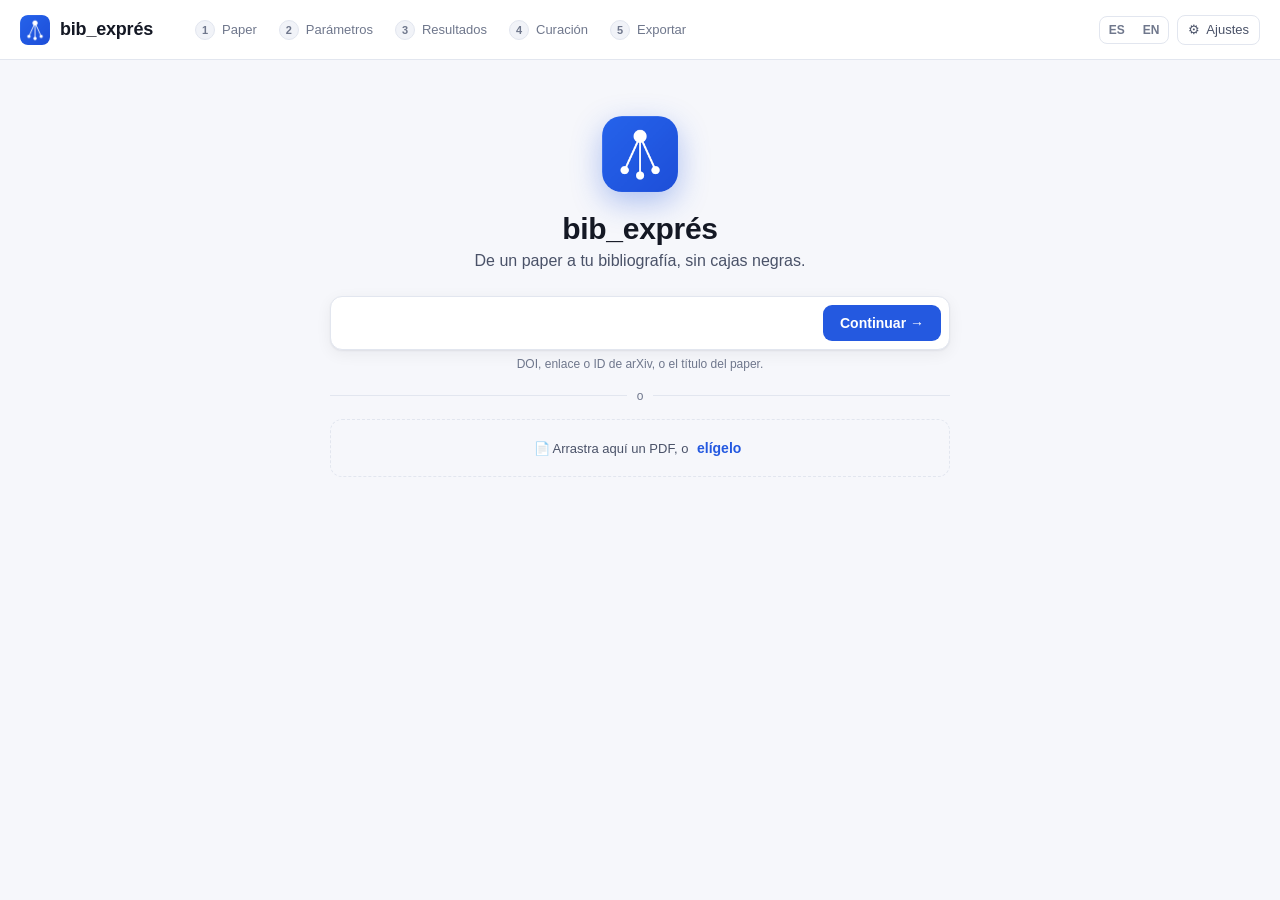
<file: src/bib_expres/gui/static/index.html>
<!DOCTYPE html>
<html lang="es">
<head>
<meta charset="UTF-8">
<meta http-equiv="Content-Security-Policy" content="default-src 'none'; script-src 'self'; style-src 'self'; img-src 'self'; connect-src 'none'; base-uri 'none'; form-action 'none'">
<title>bib-exprés</title>
<link rel="stylesheet" href="style.css">
</head>
<body>

<header class="appbar">
  <button class="brand" id="brand-btn" data-i-title="goHome"><img src="logo.png" alt="">bib_exprés</button>
  <nav class="steps" id="steps">
    <span class="step" data-step="1"><span class="n">1</span><span data-i="step1">Paper</span></span>
    <span class="step" data-step="2"><span class="n">2</span><span data-i="step2">Parámetros</span></span>
    <span class="step" data-step="3"><span class="n">3</span><span data-i="step3">Resultados</span></span>
    <span class="step" data-step="4"><span class="n">4</span><span data-i="step4">Curación</span></span>
    <span class="step" data-step="5"><span class="n">5</span><span data-i="step5">Exportar</span></span>
  </nav>
  <div class="appbar-right">
    <span id="quota-chip" class="quota hidden"></span>
    <div class="lang" role="group" aria-label="Idioma / Language">
      <button data-lang="es">ES</button><button data-lang="en">EN</button>
    </div>
    <button id="settings-btn" class="iconbtn">⚙ <span data-i="settings">Ajustes</span></button>
  </div>
</header>

<main class="main">

  <!-- 1. Inicio: el paper de partida -->
  <section id="screen-input" class="screen">
    <div class="hero">
      <img src="logo.png" alt="" class="hero-logo">
      <h1>bib_exprés</h1>
      <p class="slogan" data-i="slogan">De un paper a tu bibliografía, sin cajas negras.</p>
      <div class="card searchbox">
        <input id="input-raw" class="input bare" type="text" data-i-ph="inputPh" autofocus>
        <button id="resolve-btn" class="btn primary" data-i="continue">Continuar →</button>
      </div>
      <p class="hint" data-i="inputHint">DOI, enlace o ID de arXiv, o el título del paper.</p>
      <p id="input-error" class="error hidden"></p>
      <p class="or"><span data-i="or">o</span></p>
      <div id="drop-zone" class="drop">📄 <span data-i="dropPdf">Arrastra aquí un PDF, o</span> <button id="pick-pdf-btn" class="btn text" data-i="pickPdf">elígelo</button></div>
    </div>
  </section>

  <!-- 1b. Confirmar candidato (busqueda por titulo) -->
  <section id="screen-confirm" class="screen hidden">
    <h1 data-i="confirmTitle">¿Cuál de estos es?</h1>
    <p class="sub" id="confirm-sub"></p>
    <div id="confirm-list" class="candidate-list"></div>
    <button id="confirm-back-btn" class="btn ghost" data-i="noneIsIt">Ninguno es este: cambiar búsqueda</button>
  </section>

  <!-- 2. Parametros -->
  <section id="screen-params" class="screen hidden">
    <div class="card rootpaper">
      <div class="ok">✓</div>
      <div class="rootpaper-text"><div class="t" id="params-paper-title"></div><div class="m" id="params-paper-meta"></div></div>
      <button id="params-change-btn" class="btn text" data-i="change">Cambiar</button>
    </div>

    <div class="grid2">
      <div class="card panel">
        <h3 data-i="howFar">¿Hasta dónde buscar?</h3>
        <label class="f" data-i="generations">Generaciones</label>
        <div class="seg" id="param-generations-seg">
          <button data-value="1">1</button><button data-value="2">2</button><button data-value="3">3</button><button data-value="4">4</button><button data-value="5">5</button>
        </div>
        <input id="param-generations" type="hidden" value="2">
        <p class="hint" id="generations-hint"></p>

        <label class="f mt" for="param-max-articles" data-i="maxArticles">Artículos en el resultado</label>
        <input id="param-max-articles" class="input narrow" type="number" min="1" value="200">

        <label class="f mt" data-i="follow">Seguir</label>
        <div class="chips">
          <label class="chip toggle"><input type="checkbox" class="param-mode" value="references" checked><span data-i="refs">Referencias</span></label>
          <label class="chip toggle"><input type="checkbox" class="param-mode" value="citations" checked><span data-i="cites">Citas</span></label>
          <label class="chip toggle"><input type="checkbox" class="param-mode" value="similar"><span data-i="similar">Similares</span></label>
        </div>
        <p class="hint" data-i="similarHint">Similares usa Semantic Scholar (mejor con API key).</p>
      </div>

      <div class="card panel">
        <h3 data-i="filters">Filtros del resultado</h3>
        <label class="f" for="param-language-mode" data-i="language">Idioma</label>
        <select id="param-language-mode" class="input">
          <option value="any" data-i="langAny">En cualquier idioma</option>
          <option value="same" id="param-language-same"></option>
          <option value="custom" data-i="langCustom">Solo en estos idiomas...</option>
        </select>
        <input id="param-languages" class="input mt-s hidden" type="text" data-i-ph="langCodesPh">

        <label class="f mt" data-i="access">Acceso</label>
        <label class="check"><input id="param-open-access" type="checkbox"><span data-i="oaOnly">Solo acceso abierto</span></label>
        <label class="check"><input id="param-readable-only" type="checkbox"><span data-i="readableOnly">Solo lo que puedo leer (abierto + mi institución)</span></label>

        <label class="f mt" data-i="docType">Tipo de documento</label>
        <div class="chips">
          <label class="chip toggle"><input type="checkbox" class="param-doctype" value="article"><span data-i="docArticle">Artículo</span></label>
          <label class="chip toggle"><input type="checkbox" class="param-doctype" value="preprint"><span data-i="docPreprint">Preprint</span></label>
          <label class="chip toggle"><input type="checkbox" class="param-doctype" value="book-chapter"><span data-i="docChapter">Capítulo</span></label>
          <label class="chip toggle"><input type="checkbox" class="param-doctype" value="dataset"><span data-i="docDataset">Dataset</span></label>
          <label class="chip toggle"><input type="checkbox" class="param-doctype" value="review"><span data-i="docReview">Review</span></label>
        </div>
        <p class="hint" data-i="filtersHint"></p>
      </div>
    </div>

    <details class="card adv">
      <summary data-i="advanced">Avanzado</summary>
      <div class="adv-grid">
        <div><label class="f" for="param-max-fanout" data-i="fanout"></label><input id="param-max-fanout" class="input" type="number" min="1" value="20"></div>
        <div><label class="f" for="param-explore-budget" data-i="budget"></label><input id="param-explore-budget" class="input" type="number" min="1" value="30"></div>
        <div><label class="f" for="param-threshold" data-i="threshold"></label><input id="param-threshold" class="input" type="number" min="0" max="1" step="0.05" value="0.15"></div>
        <div><label class="f" for="param-weight-topic" data-i="wTopic"></label><input id="param-weight-topic" class="input" type="number" step="0.1" value="1.0"></div>
        <div><label class="f" for="param-weight-citations" data-i="wCitations"></label><input id="param-weight-citations" class="input" type="number" step="0.1" value="0.2"></div>
        <div><label class="f" for="param-weight-recency" data-i="wRecency"></label><input id="param-weight-recency" class="input" type="number" step="0.1" value="0.1"></div>
        <div><label class="f" for="param-weight-coupling" data-i="wCoupling"></label><input id="param-weight-coupling" class="input" type="number" step="0.1" value="1"></div>
        <div><label class="f" for="param-weight-keywords" data-i="wKeywords"></label><input id="param-weight-keywords" class="input" type="number" step="0.1" value="0.5"></div>
      </div>
    </details>

    <p id="params-error" class="error hidden"></p>
    <div class="footer-actions">
      <span class="hint" id="params-estimate"></span>
      <button id="search-btn" class="btn primary" data-i="search">Buscar</button>
    </div>
  </section>

  <!-- 3. Progreso -->
  <section id="screen-progress" class="screen hidden">
    <div class="card progress-card">
      <div class="orbit"><img src="logo.png" alt=""></div>
      <h1 id="progress-message" class="progress-title"></h1>
      <div id="search-progress" class="hidden">
        <div class="bar progress-track" role="progressbar" aria-valuemin="0" aria-valuemax="100" aria-valuenow="0"><i id="progress-fill"></i></div>
        <div class="stats" id="progress-stats"></div>
        <div class="now-exploring"><span data-i="exploringNow">Explorando ahora</span><div id="progress-current"></div></div>
        <div class="activity" id="progress-activity"></div>
        <button id="cancel-search-btn" class="btn ghost" data-i="cancel">Cancelar y ver lo encontrado</button>
      </div>
    </div>
  </section>

  <!-- 4. Resultados -->
  <section id="screen-results" class="screen hidden">
    <h1 id="results-count"></h1>
    <p class="sub" id="results-sub"></p>
    <div class="toolbar">
      <span class="hint" data-i="sortBy">Ordenar:</span>
      <select id="results-sort" class="input compact">
        <option value="relevance" data-i="sortRelevance">Relevancia</option>
        <option value="author" data-i="sortAuthor">Autor</option>
        <option value="year" data-i="sortYear">Año</option>
      </select>
      <label class="chip toggle"><input id="hide-unreadable" type="checkbox"><span data-i="hideUnreadable">Ocultar lo que no puedo leer</span></label>
      <label class="chip toggle"><input id="hide-unknown" type="checkbox"><span data-i="hideUnknown">…y lo que no se puede comprobar</span></label>
      <span class="spacer"></span>
      <input id="results-search" class="input compact search" type="search" data-i-ph="searchInPh">
    </div>
    <div class="results-wrap">
      <div id="results-list"></div>
      <aside id="institution-panel" class="card side-panel">
        <h4 data-i="myInst">Mi institución</h4>
        <p class="hint" data-i="myInstHint"></p>
        <div id="publisher-list" class="publisher-list"></div>
        <button id="save-publishers-btn" class="btn ghost small wide" data-i="savePublishers">Guardar</button>
        <span id="publishers-saved" class="success-text hidden" data-i="saved">Guardado.</span>
      </aside>
    </div>
    <div class="bottombar">
      <button id="new-search-btn" class="btn ghost" data-i="adjustSearch">← Ajustar búsqueda</button>
      <div class="row">
        <button id="curate-btn" class="btn ghost" data-i="curate">Revisar uno a uno</button>
        <button id="export-btn" class="btn primary"></button>
      </div>
    </div>
  </section>

  <!-- 5. Curacion -->
  <section id="screen-curation" class="screen hidden">
    <div class="cur-wrap">
      <div class="cur-top"><span id="curation-counter"></span><button id="curation-finish-btn" class="btn text" data-i="finishHere">Terminar aquí →</button></div>
      <div class="cur-progress"><i id="curation-progress"></i></div>
      <div id="curation-card" class="card cur-card">
        <div class="meta-row" id="curation-meta-row"></div>
        <div class="t title"></div>
        <div class="m meta"></div>
        <div class="abs abstract"></div>
      </div>
      <div class="cur-actions">
        <button id="curation-discard-btn" class="btn discard" data-i="discard">✕ Descartar</button>
        <button id="curation-keep-btn" class="btn keep" data-i="keep">✓ Guardar</button>
      </div>
      <p class="cur-hint"><span class="kbd">←</span> <span class="kbd">→</span> <span data-i="curHint">o arrastra la tarjeta ·</span> <span class="kbd">Z</span> <button id="curation-undo-btn" class="btn text tiny" data-i="undo">deshacer</button></p>
    </div>
  </section>

  <!-- 6. Exportar -->
  <section id="screen-export" class="screen hidden">
    <h1 data-i="exportTitle">Exportar</h1>
    <p class="sub" data-i="exportSub">Elige formato y dónde guardarlo.</p>
    <div class="card summary">
      <div><b id="sum-out">0</b><span data-i="sumOut">van al fichero</span></div>
      <div><b id="sum-discarded">0</b><span data-i="sumDiscarded">descartados en la curación</span></div>
      <div><b id="sum-hidden">0</b><span data-i="sumHidden">ocultos</span></div>
    </div>
    <div class="formats" id="export-formats">
      <button class="card fmt" data-format="bibtex"><div class="ext">.bib</div><div class="name">BibTeX</div><div class="desc" data-i="fmtBib"></div></button>
      <button class="card fmt" data-format="ris"><div class="ext">.ris</div><div class="name">RIS</div><div class="desc" data-i="fmtRis"></div></button>
      <button class="card fmt" data-format="csljson"><div class="ext">.json</div><div class="name">CSL-JSON</div><div class="desc" data-i="fmtCsl"></div></button>
      <button class="card fmt" data-format="xlsx"><div class="ext">.xlsx</div><div class="name">Excel</div><div class="desc" data-i="fmtXlsx"></div></button>
    </div>
    <label class="f" for="export-path" data-i="saveAs">Guardar como</label>
    <div class="pathrow">
      <input id="export-path" class="input" type="text" readonly data-i-ph="savePathPh">
      <button id="export-pick-btn" class="btn ghost" data-i="pick">Elegir…</button>
      <button id="export-confirm-btn" class="btn primary" data-i="save">Guardar</button>
    </div>
    <p id="export-error" class="error hidden"></p>
    <div id="export-success" class="success hidden">
      <span id="export-success-text"></span>
      <span class="row">
        <button id="open-folder-btn" class="btn ghost small" data-i="openFolder">Abrir carpeta</button>
        <button id="export-new-search-btn" class="btn primary small" data-i="newSearch">Nueva búsqueda →</button>
      </span>
    </div>
    <div class="footer-actions"><button id="export-back-btn" class="btn ghost" data-i="back">← Volver</button></div>
  </section>

  <!-- Ajustes -->
  <section id="screen-settings" class="screen hidden settings">
    <h1 data-i="settings">Ajustes</h1>
    <p class="sub" data-i="settingsSub">Se guardan en este equipo.</p>
    <div class="card panel">
      <h3 data-i="interface">Interfaz</h3>
      <div class="grid2">
        <div>
          <label class="f" data-i="uiLanguage">Idioma</label>
          <div class="seg" id="settings-lang-seg"><button data-value="es">Español</button><button data-value="en">English</button></div>
          <p class="hint" data-i="uiLanguageHint"></p>
        </div>
        <div>
          <label class="f" data-i="theme">Tema</label>
          <div class="seg" id="settings-theme-seg"><button data-value="system" data-i="themeSystem">Sistema</button><button data-value="light" data-i="themeLight">Claro</button><button data-value="dark" data-i="themeDark">Oscuro</button></div>
        </div>
      </div>
      <label class="check mt"><input id="settings-notify" type="checkbox"><span data-i="notifyLabel">Avisarme cuando termine una búsqueda si estoy en otra ventana</span></label>
      <button id="settings-notify-test-btn" class="btn ghost small" data-i="notifyTest">Probar el aviso</button>
    </div>
    <div class="card panel">
      <h3 data-i="library">Mi biblioteca</h3>
      <label class="f" for="settings-library" data-i="libraryLink">Enlace de acceso remoto</label>
      <div class="pathrow"><input id="settings-library" class="input" type="text" data-i-ph="libraryPh"><button id="settings-library-test-btn" class="btn ghost" data-i="test">Probar</button></div>
      <p class="hint" data-i="libraryHint"></p>
    </div>
    <div class="card panel">
      <h3 data-i="sources">Fuentes de datos</h3>
      <label class="f" for="settings-email" data-i="email">Email de contacto</label>
      <input id="settings-email" class="input" type="text" placeholder="tu@email.com">
      <label class="f mt" for="settings-key" data-i="s2key">API key de Semantic Scholar</label>
      <input id="settings-key" class="input" type="text" data-i-ph="s2keyPh">
    </div>
    <p id="settings-saved" class="success-text hidden"></p>
    <div class="footer-actions">
      <button id="settings-back-btn" class="btn ghost" data-i="back">← Volver</button>
      <button id="settings-save-btn" class="btn primary" data-i="save">Guardar</button>
    </div>
  </section>

</main>

<script src="i18n.js"></script>
<script src="app.js"></script>
</body>
</html>
</file>
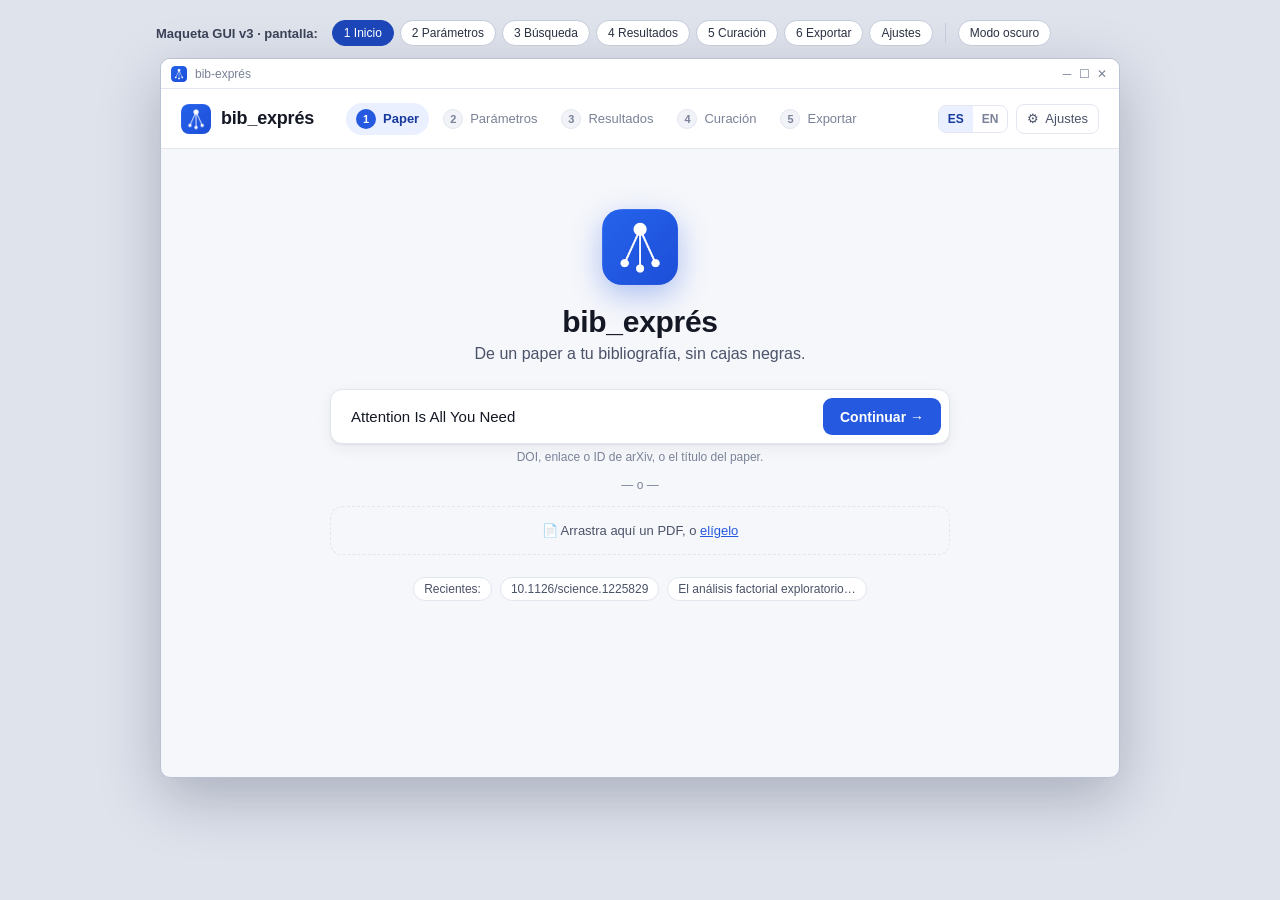
<file: docs/diseno-gui-v3/maqueta.html>
<!doctype html>
<html lang="es">
<head>
<meta charset="utf-8">
<meta name="viewport" content="width=device-width, initial-scale=1">
<title>bib_exprés · maqueta GUI v3</title>
<style>
/* ===== Tokens (salen del logo: azul #2563eb y nodos blancos) ===== */
:root {
  --brand: #2459e0;
  --brand-strong: #1c45b8;
  --brand-soft: #eaf0ff;
  --brand-ink: #173a9c;
  --bg: #f6f7fb;
  --surface: #ffffff;
  --surface-2: #f1f3f8;
  --line: #e2e6ef;
  --ink: #141824;
  --ink-2: #4a5268;
  --ink-3: #7a8297;
  --ok: #16794a;   --ok-soft: #e3f6ec;
  --warn: #9a5b00; --warn-soft: #fff3dc;
  --bad: #b42335;  --bad-soft: #fde8eb;
  --violet: #5b3fc4; --violet-soft: #efeaff;
  --radius: 12px;
  --shadow: 0 1px 2px rgba(20,24,36,.06), 0 4px 16px rgba(20,24,36,.06);
  --font: "Segoe UI Variable Text", "Segoe UI", -apple-system, "Helvetica Neue", Arial, sans-serif;
  --font-display: "Segoe UI Variable Display", "Segoe UI", -apple-system, "Helvetica Neue", Arial, sans-serif;
}
:root[data-theme="dark"] {
  --brand: #5b8bff; --brand-strong: #7aa1ff; --brand-soft: #1b2a52; --brand-ink: #c9d7ff;
  --bg: #0f121a; --surface: #171b26; --surface-2: #1e2331; --line: #2a3142;
  --ink: #e9ecf4; --ink-2: #b4bbcd; --ink-3: #8189a0;
  --ok: #5fd39a; --ok-soft: #13352a; --warn: #f2b45c; --warn-soft: #3a2c12;
  --bad: #ff7a8a; --bad-soft: #3d1a22; --violet: #b3a1ff; --violet-soft: #2a2247;
  --shadow: 0 1px 2px rgba(0,0,0,.4), 0 6px 20px rgba(0,0,0,.35);
}
* { box-sizing: border-box; }
body { margin: 0; font-family: var(--font); background: #dfe3ec; color: var(--ink); }
:root[data-theme="dark"] body { background: #05070b; }

/* ===== Controles de la maqueta (fuera de la "ventana") ===== */
.demo-bar { max-width: 1000px; margin: 20px auto 12px; display: flex; flex-wrap: wrap; gap: 6px; align-items: center; padding: 0 16px; }
.demo-bar strong { margin-right: 8px; font-size: 13px; color: #3a4256; }
:root[data-theme="dark"] .demo-bar strong { color: #aab2c6; }
.demo-bar button { font: 12px var(--font); border: 1px solid #c4cbda; background: #fff; border-radius: 999px; padding: 5px 11px; cursor: pointer; color: #2a3142; }
.demo-bar button.on { background: #1c45b8; color: #fff; border-color: #1c45b8; }
.demo-bar .sep { width: 1px; height: 20px; background: #c4cbda; margin: 0 6px; }

/* ===== La ventana: 960 x 720, el tamaño por defecto de la app ===== */
.window { width: 960px; height: 720px; margin: 0 auto 40px; background: var(--bg); border-radius: 10px; box-shadow: 0 20px 60px rgba(10,20,50,.25); overflow: hidden; display: flex; flex-direction: column; border: 1px solid #b9c1d2; }
.titlebar { height: 30px; background: var(--surface); border-bottom: 1px solid var(--line); display: flex; align-items: center; padding: 0 10px; gap: 8px; font-size: 12px; color: var(--ink-3); }
.titlebar img { width: 16px; height: 16px; border-radius: 4px; }
.titlebar .ctl { margin-left: auto; display: flex; gap: 18px; letter-spacing: 2px; }

/* ===== Cabecera de la app ===== */
.appbar { height: 60px; background: var(--surface); border-bottom: 1px solid var(--line); display: flex; align-items: center; padding: 0 20px; gap: 14px; }
.brand { display: flex; align-items: center; gap: 10px; font-family: var(--font-display); font-weight: 650; font-size: 18px; letter-spacing: -.2px; }
.brand img { width: 30px; height: 30px; border-radius: 8px; }
.steps { display: flex; gap: 4px; margin-left: 18px; }
.step { display: flex; align-items: center; gap: 7px; font-size: 13px; color: var(--ink-3); padding: 6px 10px; border-radius: 999px; }
.step .n { width: 20px; height: 20px; border-radius: 50%; display: grid; place-items: center; font-size: 11px; font-weight: 600; background: var(--surface-2); color: var(--ink-3); border: 1px solid var(--line); }
.step.done { color: var(--ink-2); }
.step.done .n { background: var(--brand-soft); color: var(--brand); border-color: transparent; }
.step.now { color: var(--brand-ink); background: var(--brand-soft); font-weight: 600; }
.step.now .n { background: var(--brand); color: #fff; border-color: transparent; }
.appbar .right { margin-left: auto; display: flex; gap: 8px; align-items: center; }
.lang { display: flex; border: 1px solid var(--line); border-radius: 8px; overflow: hidden; }
.lang button { border: 0; background: transparent; font: 600 12px var(--font); color: var(--ink-3); padding: 6px 9px; cursor: pointer; }
.lang button.on { background: var(--brand-soft); color: var(--brand-ink); }
.iconbtn { border: 1px solid var(--line); background: var(--surface); color: var(--ink-2); border-radius: 8px; height: 30px; padding: 0 10px; font: 13px var(--font); display: flex; align-items: center; gap: 6px; cursor: pointer; }

/* ===== Contenido ===== */
.main { flex: 1; overflow: auto; padding: 22px 28px; }
.screen { display: none; }
.screen.on { display: block; }
h1 { font-family: var(--font-display); font-size: 22px; font-weight: 650; letter-spacing: -.3px; margin: 0 0 4px; }
.sub { color: var(--ink-2); font-size: 14px; margin: 0 0 18px; }
.card { background: var(--surface); border: 1px solid var(--line); border-radius: var(--radius); box-shadow: var(--shadow); }
.btn { font: 600 14px var(--font); border-radius: 9px; padding: 9px 16px; border: 1px solid transparent; cursor: pointer; display: inline-flex; align-items: center; gap: 8px; white-space: nowrap; flex: none; }
.btn.primary { background: var(--brand); color: #fff; }
.btn.primary:hover { background: var(--brand-strong); }
.btn.ghost { background: var(--surface); color: var(--ink); border-color: var(--line); }
.btn.small { font-size: 12px; padding: 5px 10px; border-radius: 7px; }
.btn.text { background: none; color: var(--brand); padding: 5px 4px; }
.kbd { font: 11px var(--font); border: 1px solid var(--line); border-bottom-width: 2px; border-radius: 5px; padding: 1px 6px; color: var(--ink-2); background: var(--surface); }
label.f { display: block; font-size: 12.5px; font-weight: 600; color: var(--ink-2); margin: 0 0 6px; }
.input { width: 100%; font: 14px var(--font); padding: 10px 12px; border: 1px solid var(--line); border-radius: 9px; background: var(--surface); color: var(--ink); }
.input:focus { outline: 2px solid var(--brand); outline-offset: -1px; border-color: transparent; }
.hint { font-size: 12px; color: var(--ink-3); margin-top: 6px; }
.chip { display: inline-flex; align-items: center; gap: 6px; font-size: 12px; padding: 4px 10px; border-radius: 999px; border: 1px solid var(--line); background: var(--surface); color: var(--ink-2); }
.chip.on { background: var(--brand-soft); color: var(--brand-ink); border-color: transparent; font-weight: 600; }
.badge { font-size: 11px; font-weight: 600; padding: 3px 8px; border-radius: 999px; white-space: nowrap; }
.b-open { background: var(--ok-soft); color: var(--ok); }
.b-inst { background: var(--violet-soft); color: var(--violet); }
.b-none { background: var(--bad-soft); color: var(--bad); }
.b-unk { background: var(--surface-2); color: var(--ink-3); }

/* --- 1. Inicio --- */
.hero { max-width: 620px; margin: 38px auto 0; text-align: center; }
.hero img { width: 76px; height: 76px; border-radius: 20px; box-shadow: 0 10px 30px rgba(36,89,224,.35); }
.hero h1 { font-size: 30px; margin-top: 16px; }
.hero .slogan { color: var(--ink-2); font-size: 16px; margin: 6px 0 26px; }
.searchbox { display: flex; gap: 8px; padding: 8px; }
.searchbox .input { border: 0; font-size: 15px; }
.searchbox .input:focus { outline: none; }
.or { color: var(--ink-3); font-size: 12px; margin: 14px 0; }
.drop { border: 1.5px dashed var(--line); border-radius: var(--radius); padding: 16px; color: var(--ink-2); font-size: 13px; }
.examples { margin-top: 22px; display: flex; gap: 8px; justify-content: center; flex-wrap: wrap; }

/* --- 2. Parametros --- */
.rootpaper { display: flex; gap: 14px; align-items: center; padding: 14px 16px; margin-bottom: 16px; }
.rootpaper .ok { width: 34px; height: 34px; border-radius: 50%; background: var(--ok-soft); color: var(--ok); display: grid; place-items: center; font-weight: 700; flex: none; }
.rootpaper .t { font-weight: 600; }
.rootpaper .m { font-size: 12.5px; color: var(--ink-3); }
.grid2 { display: grid; grid-template-columns: 1fr 1fr; gap: 16px; }
.panel { padding: 16px 18px; }
.panel h3 { margin: 0 0 12px; font-size: 14px; }
.row { display: flex; gap: 10px; align-items: center; }
.seg { display: flex; border: 1px solid var(--line); border-radius: 9px; overflow: hidden; }
.seg span { flex: 1; text-align: center; font-size: 13px; padding: 8px 6px; color: var(--ink-2); border-right: 1px solid var(--line); }
.seg span:last-child { border-right: 0; }
.seg span.on { background: var(--brand-soft); color: var(--brand-ink); font-weight: 600; }
.slider { height: 6px; background: var(--surface-2); border-radius: 3px; position: relative; margin: 14px 0 6px; }
.slider i { position: absolute; inset: 0 auto 0 0; background: var(--brand); border-radius: 3px; }
.slider b { position: absolute; top: -6px; width: 18px; height: 18px; border-radius: 50%; background: #fff; border: 2px solid var(--brand); }
.check { display: flex; gap: 8px; align-items: center; font-size: 13.5px; margin: 8px 0; color: var(--ink); }
.check .box { width: 16px; height: 16px; border-radius: 4px; border: 1.5px solid var(--ink-3); display: grid; place-items: center; font-size: 11px; color: #fff; }
.check .box.on { background: var(--brand); border-color: var(--brand); }
.chips { display: flex; gap: 6px; flex-wrap: wrap; }
.footer-actions { display: flex; justify-content: space-between; align-items: center; margin-top: 18px; }
details.adv { margin-top: 14px; font-size: 13px; color: var(--ink-2); }

/* --- 3. Busqueda --- */
.progress-card { max-width: 560px; margin: 50px auto 0; padding: 26px 28px; text-align: center; }
.orbit { width: 64px; height: 64px; margin: 0 auto 10px; position: relative; }
.orbit img { width: 64px; height: 64px; border-radius: 16px; }
.orbit::after { content: ""; position: absolute; inset: -8px; border-radius: 22px; border: 2px solid var(--brand); opacity: .35; animation: pulse 1.6s ease-out infinite; }
@keyframes pulse { from { transform: scale(.92); opacity: .5 } to { transform: scale(1.12); opacity: 0 } }
.bar { height: 10px; border-radius: 5px; background: var(--surface-2); overflow: hidden; margin: 18px 0 10px; }
.bar i { display: block; height: 100%; width: 38%; background: linear-gradient(90deg, var(--brand), #4f86ff); border-radius: 5px; }
.stats { display: flex; justify-content: space-between; font-size: 12.5px; color: var(--ink-2); }
.stats b { color: var(--ink); }
.now-exploring { margin: 18px 0 4px; font-size: 13px; color: var(--ink-3); }
.now-exploring div { color: var(--ink); font-weight: 600; font-size: 14px; margin-top: 3px; }
.activity { font-size: 12px; color: var(--ok); margin: 14px 0 18px; display: flex; gap: 6px; justify-content: center; align-items: center; }
.activity::before { content: ""; width: 7px; height: 7px; border-radius: 50%; background: currentColor; }

/* --- 4. Resultados --- */
.results-head { display: flex; align-items: flex-end; justify-content: space-between; margin-bottom: 12px; }
.toolbar { display: flex; gap: 8px; align-items: center; margin-bottom: 12px; flex-wrap: wrap; }
.toolbar .spacer { flex: 1; }
.select { font: 13px var(--font); border: 1px solid var(--line); border-radius: 8px; padding: 6px 10px; background: var(--surface); color: var(--ink); }
.results-wrap { display: grid; grid-template-columns: 1fr 230px; gap: 14px; }
.paper { padding: 12px 14px; margin-bottom: 8px; display: grid; grid-template-columns: 46px 1fr auto; gap: 12px; align-items: start; }
.score { text-align: center; }
.score .v { font-family: var(--font-display); font-weight: 700; font-size: 16px; color: var(--brand-ink); }
.score .mini { height: 4px; border-radius: 2px; background: var(--surface-2); margin-top: 4px; overflow: hidden; }
.score .mini i { display: block; height: 100%; background: var(--brand); }
.paper .t { font-weight: 600; font-size: 14px; line-height: 1.3; }
.paper .m { font-size: 12px; color: var(--ink-3); margin-top: 3px; }
.paper .side { display: flex; flex-direction: column; align-items: flex-end; gap: 6px; }
.why { grid-column: 2 / 4; background: var(--surface-2); border-radius: 9px; padding: 10px 12px; font-size: 12.5px; color: var(--ink-2); margin-top: 2px; }
.why .bars { display: grid; grid-template-columns: 160px 1fr 40px; gap: 6px 10px; align-items: center; margin: 4px 0 8px; }
.why .bars i { height: 6px; border-radius: 3px; background: var(--brand); display: block; }
.why .bars .track { background: var(--line); border-radius: 3px; }
.why .kw { display: flex; gap: 5px; flex-wrap: wrap; }
.why .kw span { background: var(--surface); border: 1px solid var(--line); border-radius: 6px; padding: 2px 7px; font-size: 11.5px; }
.side-panel { padding: 14px; font-size: 13px; align-self: start; position: sticky; top: 0; }
.side-panel h4 { margin: 0 0 8px; font-size: 13px; }
.side-panel .pub { display: flex; justify-content: space-between; align-items: center; margin: 6px 0; }
.side-panel .pub .check { margin: 0; font-size: 12.5px; }
.side-panel .count { color: var(--ink-3); font-size: 12px; }
.bottombar { position: sticky; bottom: -22px; margin: 10px -28px -22px; padding: 12px 28px; background: var(--surface); border-top: 1px solid var(--line); display: flex; justify-content: space-between; align-items: center; }

/* --- 5. Curacion --- */
.cur-wrap { max-width: 660px; margin: 4px auto 0; }
.cur-top { display: flex; justify-content: space-between; align-items: center; font-size: 13px; color: var(--ink-2); margin-bottom: 8px; }
.cur-progress { height: 4px; background: var(--surface-2); border-radius: 2px; margin-bottom: 14px; }
.cur-progress i { display: block; height: 100%; width: 24%; background: var(--brand); border-radius: 2px; }
.cur-card { padding: 20px 22px; transform: rotate(-.6deg); }
.cur-card .t { font-family: var(--font-display); font-size: 18px; font-weight: 650; line-height: 1.3; }
.cur-card .m { font-size: 13px; color: var(--ink-3); margin: 6px 0 12px; }
.cur-card .abs { font-size: 13.5px; line-height: 1.55; color: var(--ink-2); max-height: 150px; overflow: hidden; -webkit-mask-image: linear-gradient(#000 70%, transparent); mask-image: linear-gradient(#000 70%, transparent); }
.cur-card .meta-row { display: flex; gap: 8px; align-items: center; margin-bottom: 12px; flex-wrap: wrap; }
.cur-actions { display: flex; justify-content: center; gap: 14px; margin-top: 18px; }
.cur-actions .btn { min-width: 160px; justify-content: center; padding: 11px 18px; }
.btn.discard { background: var(--surface); color: var(--bad); border-color: var(--line); }
.btn.keep { background: var(--ok); color: #fff; }
.cur-hint { text-align: center; font-size: 12px; color: var(--ink-3); margin-top: 12px; }

/* --- 6. Exportar --- */
.formats { display: grid; grid-template-columns: repeat(4, 1fr); gap: 12px; margin: 6px 0 18px; }
.fmt { padding: 14px; cursor: pointer; }
.fmt.on { outline: 2px solid var(--brand); outline-offset: -1px; background: var(--brand-soft); }
.fmt .ext { font-family: var(--font-display); font-weight: 700; font-size: 18px; color: var(--brand-ink); }
.fmt .name { font-weight: 600; font-size: 13px; margin-top: 4px; }
.fmt .desc { font-size: 12px; color: var(--ink-3); margin-top: 4px; line-height: 1.35; }
.summary { display: flex; gap: 18px; padding: 14px 16px; font-size: 13px; color: var(--ink-2); margin-bottom: 16px; }
.summary b { color: var(--ink); font-size: 18px; display: block; font-family: var(--font-display); }
.pathrow { display: flex; gap: 8px; }
.success { margin-top: 16px; padding: 12px 14px; border-radius: 10px; background: var(--ok-soft); color: var(--ok); font-size: 13px; display: flex; justify-content: space-between; align-items: center; }

/* --- 7. Ajustes --- */
.settings { max-width: 640px; }
.settings .panel { margin-bottom: 14px; }
.settings .field { margin-bottom: 14px; }
</style>
</head>
<body>

<div class="demo-bar">
  <strong>Maqueta GUI v3 · pantalla:</strong>
  <button data-go="home" class="on">1 Inicio</button>
  <button data-go="params">2 Parámetros</button>
  <button data-go="search">3 Búsqueda</button>
  <button data-go="results">4 Resultados</button>
  <button data-go="curate">5 Curación</button>
  <button data-go="export">6 Exportar</button>
  <button data-go="settings">Ajustes</button>
  <span class="sep"></span>
  <button id="theme">Modo oscuro</button>
</div>

<div class="window">
  <div class="titlebar"><img src="../../packaging/icon.png" alt=""> bib-exprés <span class="ctl">─ ☐ ✕</span></div>

  <header class="appbar">
    <div class="brand"><img src="../../packaging/icon.png" alt="">bib_exprés</div>
    <nav class="steps" id="steps">
      <span class="step" data-s="home"><span class="n">1</span><span data-i="step1">Paper</span></span>
      <span class="step" data-s="params"><span class="n">2</span><span data-i="step2">Parámetros</span></span>
      <span class="step" data-s="results"><span class="n">3</span><span data-i="step3">Resultados</span></span>
      <span class="step" data-s="curate"><span class="n">4</span><span data-i="step4">Curación</span></span>
      <span class="step" data-s="export"><span class="n">5</span><span data-i="step5">Exportar</span></span>
    </nav>
    <div class="right">
      <div class="lang"><button class="on" data-lang="es">ES</button><button data-lang="en">EN</button></div>
      <button class="iconbtn" data-go="settings">⚙ <span data-i="settings">Ajustes</span></button>
    </div>
  </header>

  <main class="main">

    <!-- 1. INICIO -->
    <section class="screen on" id="home">
      <div class="hero">
        <img src="../../packaging/icon.png" alt="">
        <h1>bib_exprés</h1>
        <p class="slogan" data-i="slogan">De un paper a tu bibliografía, sin cajas negras.</p>
        <div class="card searchbox">
          <input class="input" value="Attention Is All You Need" aria-label="paper">
          <button class="btn primary" data-go="params" data-i="continue">Continuar →</button>
        </div>
        <p class="hint" data-i="inputHint">DOI, enlace o ID de arXiv, o el título del paper.</p>
        <p class="or" data-i="or">— o —</p>
        <div class="drop" data-i="drop">📄 Arrastra aquí un PDF, o <a href="#" style="color:var(--brand)">elígelo</a></div>
        <div class="examples">
          <span class="chip" data-i="recent">Recientes:</span>
          <span class="chip">10.1126/science.1225829</span>
          <span class="chip">El análisis factorial exploratorio…</span>
        </div>
      </div>
    </section>

    <!-- 2. PARAMETROS -->
    <section class="screen" id="params">
      <div class="card rootpaper">
        <div class="ok">✓</div>
        <div><div class="t">Attention Is All You Need</div><div class="m">Vaswani, Shazeer, Parmar… (2017) · NeurIPS · <span data-i="langEn">inglés</span></div></div>
        <button class="btn text" style="margin-left:auto" data-go="home" data-i="change">Cambiar</button>
      </div>
      <div class="grid2">
        <div class="card panel">
          <h3 data-i="howFar">¿Hasta dónde buscar?</h3>
          <label class="f" data-i="generations">Generaciones</label>
          <div class="seg"><span>1</span><span class="on">2</span><span>3</span><span>4</span></div>
          <p class="hint" data-i="genHint">2: referencias y citas del paper, y las de esos papers.</p>
          <label class="f" style="margin-top:14px"><span data-i="howMany">Artículos en el resultado</span>: 200</label>
          <div class="slider"><i style="width:40%"></i><b style="left:38%"></b></div>
          <label class="f" style="margin-top:14px" data-i="modes">Seguir</label>
          <div class="chips"><span class="chip on" data-i="refs">✓ Referencias</span><span class="chip on" data-i="cites">✓ Citas</span><span class="chip" data-i="similar">+ Similares</span></div>
        </div>
        <div class="card panel">
          <h3 data-i="filters">Filtros del resultado</h3>
          <label class="f" data-i="language">Idioma</label>
          <select class="select" style="width:100%"><option data-i="langAny">En cualquier idioma</option></select>
          <label class="f" style="margin-top:12px" data-i="access">Acceso</label>
          <div class="check"><span class="box"></span><span data-i="oaOnly">Solo acceso abierto</span></div>
          <div class="check"><span class="box on">✓</span><span data-i="readable">Solo lo que puedo leer (abierto + mi institución)</span></div>
          <label class="f" style="margin-top:12px" data-i="docType">Tipo de documento</label>
          <div class="chips"><span class="chip on" data-i="all">Todos</span><span class="chip">Artículo</span><span class="chip">Preprint</span><span class="chip">Review</span><span class="chip">…</span></div>
          <p class="hint" data-i="filtersHint">Los filtros eligen qué ves; no limitan por dónde se busca.</p>
        </div>
      </div>
      <details class="adv"><summary data-i="advanced">Avanzado: pesos del score, fanout, presupuesto de exploración</summary></details>
      <div class="footer-actions">
        <span class="hint" data-i="estimate">Estimado: ~30 s · explorará hasta 21 papers</span>
        <button class="btn primary" data-go="search" data-i="search">Buscar</button>
      </div>
    </section>

    <!-- 3. BUSQUEDA -->
    <section class="screen" id="search">
      <div class="card progress-card">
        <div class="orbit"><img src="../../packaging/icon.png" alt=""></div>
        <h1 style="font-size:19px" data-i="searching">Buscando…</h1>
        <div class="bar"><i></i></div>
        <div class="stats"><span><span data-i="explored">Explorados</span> <b>8 / 21</b></span><span><b>1.204</b> <span data-i="candidates">candidatos vistos</span></span><span><span data-i="gen">Generación</span> <b>2</b></span></div>
        <div class="now-exploring"><span data-i="exploring">Explorando ahora</span><div>Effective Approaches to Attention-based Neural Machine Translation</div></div>
        <div class="activity" data-i="activity">Última actividad hace 1 s</div>
        <button class="btn ghost" data-go="results" data-i="cancel">Cancelar y ver lo encontrado</button>
      </div>
    </section>

    <!-- 4. RESULTADOS -->
    <section class="screen" id="results">
      <div class="results-head">
        <div><h1><span data-i="found">200 artículos</span></h1><p class="sub" style="margin:0" data-i="foundSub">de 1.537 candidatos vistos · 3 ocultos que no puedes leer</p></div>
      </div>
      <div class="toolbar">
        <span class="hint" style="margin:0" data-i="sort">Ordenar:</span>
        <select class="select"><option data-i="byRel">Relevancia</option><option>Autor</option><option>Año</option></select>
        <span class="chip on" data-i="fRead">Puedo leer ✕</span>
        <span class="chip" data-i="fLang">+ Idioma</span>
        <span class="spacer"></span>
        <input class="input" style="width:200px;padding:6px 10px;font-size:13px" placeholder="Buscar en resultados" data-i-ph="searchIn">
      </div>
      <div class="results-wrap">
        <div>
          <div class="card paper">
            <div class="score"><div class="v">0.71</div><div class="mini"><i style="width:71%"></i></div></div>
            <div><div class="t">Effective Approaches to Attention-based Neural Machine Translation</div><div class="m">Luong, Pham, Manning · 2015 · EMNLP</div></div>
            <div class="side"><span class="badge b-open" data-i="bOpen">abierto</span><button class="btn ghost small" data-i="open">Abrir</button></div>
            <div class="why">
              <b data-i="whyTitle">Por qué está aquí</b>
              <div class="bars">
                <span data-i="wTopic">Relevancia temática</span><span class="track"><i style="width:66%"></i></span><span>0.66</span>
                <span data-i="wConn">Conectado con 5 papers</span><span class="track"><i style="width:100%"></i></span><span>1.00</span>
                <span data-i="wKw">Palabras clave</span><span class="track"><i style="width:27%"></i></span><span>0.27</span>
              </div>
              <div class="kw"><span>attention mechanism</span><span>neural machine translation</span><span>encoder-decoder</span></div>
            </div>
          </div>
          <div class="card paper">
            <div class="score"><div class="v">0.64</div><div class="mini"><i style="width:64%"></i></div></div>
            <div><div class="t">Neural Machine Translation by Jointly Learning to Align and Translate</div><div class="m">Bahdanau, Cho, Bengio · 2014 · arXiv</div></div>
            <div class="side"><span class="badge b-open" data-i="bOpen">abierto</span><button class="btn text small" data-i="why">¿Por qué?</button></div>
          </div>
          <div class="card paper">
            <div class="score"><div class="v">0.58</div><div class="mini"><i style="width:58%"></i></div></div>
            <div><div class="t">Long Short-Term Memory</div><div class="m">Hochreiter, Schmidhuber · 1997 · Neural Computation</div></div>
            <div class="side"><span class="badge b-inst" data-i="bInst">mi institución</span><button class="btn ghost small" data-i="openLib">Abrir vía biblioteca</button></div>
          </div>
          <div class="card paper">
            <div class="score"><div class="v">0.52</div><div class="mini"><i style="width:52%"></i></div></div>
            <div><div class="t">Sequence to Sequence Learning with Neural Networks</div><div class="m">Sutskever, Vinyals, Le · 2014 · NeurIPS</div></div>
            <div class="side"><span class="badge b-unk" data-i="bUnk">sin comprobar</span><button class="btn text small" data-i="why">¿Por qué?</button></div>
          </div>
        </div>
        <aside class="card side-panel">
          <h4 data-i="myInst">Mi institución</h4>
          <p class="hint" style="margin-top:0" data-i="myInstHint">Marca las editoriales que cubre. Aproximado.</p>
          <div class="pub"><span class="check"><span class="box on">✓</span>Elsevier BV</span><span class="count">21</span></div>
          <div class="pub"><span class="check"><span class="box on">✓</span>Springer Nature</span><span class="count">14</span></div>
          <div class="pub"><span class="check"><span class="box"></span>IEEE</span><span class="count">12</span></div>
          <div class="pub"><span class="check"><span class="box"></span>MIT Press</span><span class="count">4</span></div>
          <div class="pub"><span class="check"><span class="box"></span>ACM</span><span class="count">3</span></div>
          <button class="btn ghost small" style="margin-top:8px;width:100%;justify-content:center" data-i="savePubs">Guardar</button>
        </aside>
      </div>
      <div class="bottombar">
        <button class="btn ghost" data-go="params" data-i="newSearch">← Ajustar búsqueda</button>
        <div class="row"><button class="btn ghost" data-go="curate" data-i="curate">Revisar uno a uno</button><button class="btn primary" data-go="export" data-i="export">Exportar 200</button></div>
      </div>
    </section>

    <!-- 5. CURACION -->
    <section class="screen" id="curate">
      <div class="cur-wrap">
        <div class="cur-top"><span><span data-i="reviewed">Revisados</span> <b>48 / 200</b> · <span data-i="kept">41 guardados</span></span><button class="btn text" data-go="export" data-i="finish">Terminar aquí →</button></div>
        <div class="cur-progress"><i></i></div>
        <div class="card cur-card">
          <div class="meta-row"><span class="badge b-open" data-i="bOpen">abierto</span><span class="chip">0.49 · <span data-i="conn3">conectado con 3 papers</span></span><span class="chip">transformer · self-attention</span></div>
          <div class="t">BERT: Pre-training of Deep Bidirectional Transformers for Language Understanding</div>
          <div class="m">Devlin, Chang, Lee, Toutanova · 2019 · NAACL</div>
          <div class="abs">We introduce a new language representation model called BERT, which stands for Bidirectional Encoder Representations from Transformers. Unlike recent language representation models, BERT is designed to pre-train deep bidirectional representations from unlabeled text by jointly conditioning on both left and right context in all layers. As a result, the pre-trained BERT model can be fine-tuned with just one additional output layer to create state-of-the-art models for a wide range of tasks…</div>
        </div>
        <div class="cur-actions">
          <button class="btn discard" data-i="discard">✕ Descartar</button>
          <button class="btn keep" data-i="keep">✓ Guardar</button>
        </div>
        <p class="cur-hint"><span class="kbd">←</span> <span class="kbd">→</span> <span data-i="curHint">o arrastra la tarjeta · </span><span class="kbd">Z</span> <span data-i="undo">deshacer</span></p>
      </div>
    </section>

    <!-- 6. EXPORTAR -->
    <section class="screen" id="export">
      <h1 data-i="exportTitle">Exportar</h1>
      <p class="sub" data-i="exportSub">Elige formato y dónde guardarlo.</p>
      <div class="card summary">
        <div><b>193</b><span data-i="sumOut">van al fichero</span></div>
        <div><b>7</b><span data-i="sumDiscarded">descartados en la curación</span></div>
        <div><b>3</b><span data-i="sumHidden">ocultos (no los puedes leer)</span></div>
      </div>
      <div class="formats">
        <div class="card fmt"><div class="ext">.bib</div><div class="name">BibTeX</div><div class="desc" data-i="dBib">LaTeX, Overleaf, JabRef</div></div>
        <div class="card fmt"><div class="ext">.ris</div><div class="name">RIS</div><div class="desc" data-i="dRis">Zotero, Mendeley, EndNote</div></div>
        <div class="card fmt"><div class="ext">.json</div><div class="name">CSL-JSON</div><div class="desc" data-i="dCsl">Pandoc, Zotero</div></div>
        <div class="card fmt on"><div class="ext">.xlsx</div><div class="name">Excel</div><div class="desc" data-i="dXlsx">Para revisar: autores, tema, relevancia, por qué, acceso y notas</div></div>
      </div>
      <label class="f" data-i="saveAs">Guardar como</label>
      <div class="pathrow"><input class="input" value="C:\Users\…\Documentos\revision-transformers.xlsx"><button class="btn ghost" data-i="pick">Elegir…</button><button class="btn primary" data-i="save">Guardar</button></div>
      <div class="success"><span data-i="saved">✓ Guardado: 193 artículos en revision-transformers.xlsx</span><button class="btn ghost small" data-i="openFolder">Abrir carpeta</button></div>
    </section>

    <!-- AJUSTES -->
    <section class="screen settings" id="settings">
      <h1 data-i="settings">Ajustes</h1>
      <p class="sub" data-i="settingsSub">Se guardan en este equipo.</p>
      <div class="card panel">
        <h3 data-i="appearance">Interfaz</h3>
        <div class="grid2">
          <div><label class="f" data-i="uiLang">Idioma</label><div class="seg"><span class="on">Español</span><span>English</span></div><p class="hint" data-i="uiLangHint">Por defecto, el de tu sistema.</p></div>
          <div><label class="f" data-i="theme">Tema</label><div class="seg"><span class="on" data-i="system">Sistema</span><span data-i="light">Claro</span><span data-i="dark">Oscuro</span></div></div>
        </div>
      </div>
      <div class="card panel">
        <h3 data-i="library">Mi biblioteca</h3>
        <div class="field"><label class="f" data-i="libLink">Enlace de acceso remoto</label><div class="pathrow"><input class="input" placeholder="https://proxy.tu-uni.es/login?url="><button class="btn ghost" data-i="test">Probar</button></div><p class="hint" data-i="libHint">Cómo encontrarlo: entra desde casa a un artículo vía tu biblioteca y mira la URL (ezproxy, login?url=, openathens). <a href="#" style="color:var(--brand)">Guía</a></p></div>
      </div>
      <div class="card panel">
        <h3 data-i="apis">Fuentes de datos</h3>
        <div class="field"><label class="f" data-i="email">Email de contacto (mejora el límite de OpenAlex)</label><input class="input" placeholder="tu@email.com"></div>
        <div class="field" style="margin:0"><label class="f" data-i="s2key">API key de Semantic Scholar (opcional)</label><input class="input" placeholder="••••••••"></div>
      </div>
    </section>

  </main>
</div>

<script>
// ===== Navegacion de la maqueta =====
const order = ["home", "params", "results", "curate", "export"];
const stepOf = { home: "home", params: "params", search: "params", results: "results", curate: "curate", export: "export", settings: null };
function go(id) {
  document.querySelectorAll(".screen").forEach(s => s.classList.toggle("on", s.id === id));
  document.querySelectorAll(".demo-bar [data-go]").forEach(b => b.classList.toggle("on", b.dataset.go === id));
  const cur = stepOf[id];
  const idx = cur ? order.indexOf(cur) : -1;
  document.querySelectorAll(".step").forEach(st => {
    const i = order.indexOf(st.dataset.s);
    st.classList.toggle("now", i === idx);
    st.classList.toggle("done", idx >= 0 && i < idx);
  });
}
document.querySelectorAll("[data-go]").forEach(el => el.addEventListener("click", e => { e.preventDefault(); go(el.dataset.go); }));
go("home");

// ===== Tema =====
const themeBtn = document.getElementById("theme");
themeBtn.addEventListener("click", () => {
  const dark = document.documentElement.dataset.theme !== "dark";
  document.documentElement.dataset.theme = dark ? "dark" : "light";
  themeBtn.textContent = dark ? "Modo claro" : "Modo oscuro";
});

// ===== i18n: asi funcionaria en la app (diccionarios es/en, atributos data-i) =====
const EN = {
  step1: "Paper", step2: "Settings", step3: "Results", step4: "Curation", step5: "Export", settings: "Settings",
  slogan: "From one paper to a full bibliography — no black boxes.", continue: "Continue →",
  inputHint: "DOI, arXiv link or ID, or the paper's title.", or: "— or —",
  drop: "📄 Drop a PDF here, or choose one", recent: "Recent:", langEn: "English", change: "Change",
  howFar: "How far to search?", generations: "Generations", genHint: "2: the paper's references and citations, and theirs.",
  howMany: "Articles in the result", modes: "Follow", refs: "✓ References", cites: "✓ Citations", similar: "+ Similar",
  filters: "Result filters", language: "Language", langAny: "Any language", access: "Access",
  oaOnly: "Open access only", readable: "Only what I can read (open + my institution)", docType: "Document type", all: "All",
  filtersHint: "Filters choose what you see; they don't limit where the search goes.",
  advanced: "Advanced: score weights, fanout, exploration budget", estimate: "Estimated: ~30 s · will explore up to 21 papers",
  search: "Search", searching: "Searching…", explored: "Explored", candidates: "candidates seen", gen: "Generation",
  exploring: "Exploring now", activity: "Last activity 1 s ago", cancel: "Cancel and see what was found",
  found: "200 articles", foundSub: "out of 1,537 candidates seen · 3 hidden you can't read", sort: "Sort:", byRel: "Relevance",
  fRead: "I can read ✕", fLang: "+ Language", bOpen: "open", open: "Open", whyTitle: "Why it's here",
  wTopic: "Topical relevance", wConn: "Linked to 5 papers", wKw: "Keywords", why: "Why?", bInst: "my institution",
  openLib: "Open via library", bUnk: "unchecked", myInst: "My institution", myInstHint: "Tick the publishers it covers. Approximate.",
  savePubs: "Save", newSearch: "← Adjust search", curate: "Review one by one", export: "Export 200",
  reviewed: "Reviewed", kept: "41 kept", finish: "Finish here →", conn3: "linked to 3 papers", discard: "✕ Discard", keep: "✓ Keep",
  curHint: "or drag the card · ", undo: "undo", exportTitle: "Export", exportSub: "Choose a format and where to save it.",
  sumOut: "go to the file", sumDiscarded: "discarded during curation", sumHidden: "hidden (you can't read them)",
  dBib: "LaTeX, Overleaf, JabRef", dRis: "Zotero, Mendeley, EndNote", dCsl: "Pandoc, Zotero",
  dXlsx: "For reviewing: authors, topic, relevance, why, access and notes", saveAs: "Save as", pick: "Choose…", save: "Save",
  saved: "✓ Saved: 193 articles to revision-transformers.xlsx", openFolder: "Open folder", settingsSub: "Stored on this computer.",
  appearance: "Interface", uiLang: "Language", uiLangHint: "Defaults to your system's.", theme: "Theme", system: "System",
  light: "Light", dark: "Dark", library: "My library", libLink: "Remote access link", test: "Test",
  libHint: "How to find it: open an article through your library from home and look at the URL (ezproxy, login?url=, openathens). Guide",
  apis: "Data sources", email: "Contact email (raises OpenAlex's limit)", s2key: "Semantic Scholar API key (optional)", searchIn: "Search in results",
};
const ES = {};
document.querySelectorAll("[data-i]").forEach(el => { ES[el.dataset.i] = ES[el.dataset.i] || el.textContent; });
document.querySelectorAll("[data-i-ph]").forEach(el => { ES[el.dataset.iPh] = el.placeholder; });
function setLang(lang) {
  const dict = lang === "en" ? EN : ES;
  document.querySelectorAll("[data-i]").forEach(el => { if (dict[el.dataset.i]) el.textContent = dict[el.dataset.i]; });
  document.querySelectorAll("[data-i-ph]").forEach(el => { if (dict[el.dataset.iPh]) el.placeholder = dict[el.dataset.iPh]; });
  document.querySelectorAll(".lang button").forEach(b => b.classList.toggle("on", b.dataset.lang === lang));
  document.documentElement.lang = lang;
}
document.querySelectorAll(".lang button").forEach(b => b.addEventListener("click", () => setLang(b.dataset.lang)));
</script>
</body>
</html>
</file>
<file: src/bib_expres/gui/static/style.css>
/* Tokens: salen del logo (azul #2563eb, nodos blancos). El tema oscuro es el
   mismo juego de variables con otros valores: sigue al sistema salvo que el
   usuario fije claro u oscuro en Ajustes (atributo data-theme en <html>). */
:root {
  --brand: #2459e0;
  --brand-strong: #1c45b8;
  --brand-soft: #eaf0ff;
  --brand-ink: #173a9c;
  --bg: #f6f7fb;
  --surface: #ffffff;
  --surface-2: #f1f3f8;
  --line: #e2e6ef;
  --ink: #141824;
  --ink-2: #4a5268;
  --ink-3: #6f778c;
  --ok: #16794a;   --ok-soft: #e3f6ec;
  --warn: #9a5b00; --warn-soft: #fff3dc;
  --bad: #b42335;  --bad-soft: #fde8eb;
  --violet: #5b3fc4; --violet-soft: #efeaff;
  --radius: 12px;
  --shadow: 0 1px 2px rgba(20, 24, 36, .06), 0 4px 16px rgba(20, 24, 36, .06);
  --font: "Segoe UI Variable Text", "Segoe UI", -apple-system, "Helvetica Neue", Arial, sans-serif;
  --font-display: "Segoe UI Variable Display", "Segoe UI", -apple-system, "Helvetica Neue", Arial, sans-serif;
  color-scheme: light;
}
@media (prefers-color-scheme: dark) {
  :root:not([data-theme="light"]) {
    --brand: #5b8bff; --brand-strong: #7aa1ff; --brand-soft: #1b2a52; --brand-ink: #c9d7ff;
    --bg: #0f121a; --surface: #171b26; --surface-2: #1e2331; --line: #2a3142;
    --ink: #e9ecf4; --ink-2: #b4bbcd; --ink-3: #8b93a9;
    --ok: #5fd39a; --ok-soft: #13352a; --warn: #f2b45c; --warn-soft: #3a2c12;
    --bad: #ff7a8a; --bad-soft: #3d1a22; --violet: #b3a1ff; --violet-soft: #2a2247;
    --shadow: 0 1px 2px rgba(0, 0, 0, .4), 0 6px 20px rgba(0, 0, 0, .35);
    color-scheme: dark;
  }
}
:root[data-theme="dark"] {
  --brand: #5b8bff; --brand-strong: #7aa1ff; --brand-soft: #1b2a52; --brand-ink: #c9d7ff;
  --bg: #0f121a; --surface: #171b26; --surface-2: #1e2331; --line: #2a3142;
  --ink: #e9ecf4; --ink-2: #b4bbcd; --ink-3: #8b93a9;
  --ok: #5fd39a; --ok-soft: #13352a; --warn: #f2b45c; --warn-soft: #3a2c12;
  --bad: #ff7a8a; --bad-soft: #3d1a22; --violet: #b3a1ff; --violet-soft: #2a2247;
  --shadow: 0 1px 2px rgba(0, 0, 0, .4), 0 6px 20px rgba(0, 0, 0, .35);
  color-scheme: dark;
}

* { box-sizing: border-box; }
html, body { height: 100%; }
body { margin: 0; font-family: var(--font); background: var(--bg); color: var(--ink); display: flex; flex-direction: column; }
.hidden { display: none !important; }
:focus-visible { outline: 2px solid var(--brand); outline-offset: 2px; }

/* ===== Cabecera ===== */
.appbar { flex: none; height: 60px; background: var(--surface); border-bottom: 1px solid var(--line); display: flex; align-items: center; padding: 0 20px; gap: 14px; }
.brand { display: flex; align-items: center; gap: 10px; font-family: var(--font-display); font-weight: 650; font-size: 18px; letter-spacing: -.2px; }
.brand img { width: 30px; height: 30px; border-radius: 8px; }
.steps { display: flex; gap: 2px; margin-left: 12px; }
.step { display: flex; align-items: center; gap: 7px; font-size: 13px; color: var(--ink-3); padding: 6px 10px; border-radius: 999px; white-space: nowrap; }
.step .n { width: 20px; height: 20px; border-radius: 50%; display: grid; place-items: center; font-size: 11px; font-weight: 600; background: var(--surface-2); color: var(--ink-3); border: 1px solid var(--line); }
.step.done { color: var(--ink-2); }
.step.done .n { background: var(--brand-soft); color: var(--brand); border-color: transparent; }
.step.now { color: var(--brand-ink); background: var(--brand-soft); font-weight: 600; }
.step.now .n { background: var(--brand); color: #fff; border-color: transparent; }
.appbar-right { margin-left: auto; display: flex; gap: 8px; align-items: center; }
.lang { display: flex; border: 1px solid var(--line); border-radius: 8px; overflow: hidden; }
.lang button { border: 0; background: transparent; font: 600 12px var(--font); color: var(--ink-3); padding: 6px 9px; cursor: pointer; }
.lang button.on { background: var(--brand-soft); color: var(--brand-ink); }
.iconbtn { border: 1px solid var(--line); background: var(--surface); color: var(--ink-2); border-radius: 8px; height: 30px; padding: 0 10px; font: 13px var(--font); display: flex; align-items: center; gap: 6px; cursor: pointer; }
@media (max-width: 900px) { .steps .step > span:last-child { display: none; } }

/* ===== Contenido ===== */
.main { flex: 1; overflow: auto; padding: 22px 28px; position: relative; }
h1 { font-family: var(--font-display); font-size: 22px; font-weight: 650; letter-spacing: -.3px; margin: 0 0 4px; }
h3 { margin: 0 0 12px; font-size: 14px; }
.sub { color: var(--ink-2); font-size: 14px; margin: 0 0 16px; }
.card { background: var(--surface); border: 1px solid var(--line); border-radius: var(--radius); box-shadow: var(--shadow); }
.panel { padding: 16px 18px; }
.grid2 { display: grid; grid-template-columns: 1fr 1fr; gap: 16px; }
@media (max-width: 820px) { .grid2 { grid-template-columns: 1fr; } }
.row { display: flex; gap: 10px; align-items: center; }
.mt { margin-top: 14px !important; }
.mt-s { margin-top: 8px; }
.hint { font-size: 12px; color: var(--ink-3); margin: 6px 0 0; line-height: 1.4; }
.error { color: var(--bad); background: var(--bad-soft); border-radius: 9px; padding: 9px 12px; font-size: 13px; margin: 12px 0 0; }
.success-text { color: var(--ok); font-size: 13px; }
.error-text { color: var(--bad) !important; }

.btn { font: 600 14px var(--font); border-radius: 9px; padding: 9px 16px; border: 1px solid transparent; cursor: pointer; display: inline-flex; align-items: center; justify-content: center; gap: 8px; white-space: nowrap; flex: none; color: var(--ink); background: none; }
.btn:disabled { opacity: .6; cursor: default; }
.btn.primary { background: var(--brand); color: #fff; }
.btn.primary:hover { background: var(--brand-strong); }
.btn.ghost { background: var(--surface); color: var(--ink); border-color: var(--line); }
.btn.ghost:hover { background: var(--surface-2); }
.btn.small { font-size: 12px; padding: 5px 10px; border-radius: 7px; }
.btn.text { color: var(--brand); padding: 5px 4px; }
.btn.tiny { font-size: 12px; font-weight: 500; padding: 0 2px; }
.btn.wide { width: 100%; margin-top: 8px; }
.kbd { font: 11px var(--font); border: 1px solid var(--line); border-bottom-width: 2px; border-radius: 5px; padding: 1px 6px; color: var(--ink-2); background: var(--surface); }

label.f { display: block; font-size: 12.5px; font-weight: 600; color: var(--ink-2); margin: 0 0 6px; }
.input { width: 100%; font: 14px var(--font); padding: 9px 12px; border: 1px solid var(--line); border-radius: 9px; background: var(--surface); color: var(--ink); }
.input:focus { outline: 2px solid var(--brand); outline-offset: -1px; border-color: transparent; }
.input.narrow { max-width: 140px; }
.input.compact { width: auto; padding: 6px 10px; font-size: 13px; }
.input.search { width: 200px; }
.input.bare { border: 0; font-size: 15px; }
.input.bare:focus { outline: none; }
select.input { cursor: pointer; }

.chips { display: flex; gap: 6px; flex-wrap: wrap; }
.chip { display: inline-flex; align-items: center; gap: 6px; font-size: 12.5px; padding: 5px 11px; border-radius: 999px; border: 1px solid var(--line); background: var(--surface); color: var(--ink-2); }
.chip.toggle { cursor: pointer; user-select: none; }
.chip.toggle input { display: none; }
.chip.toggle:has(input:checked) { background: var(--brand-soft); color: var(--brand-ink); border-color: transparent; font-weight: 600; }
.chip.toggle:has(input:checked)::before { content: "✓"; }

.check { display: flex; gap: 8px; align-items: center; font-size: 13.5px; margin: 8px 0; color: var(--ink); cursor: pointer; }
.check input { width: 16px; height: 16px; accent-color: var(--brand); margin: 0; }

.seg { display: flex; border: 1px solid var(--line); border-radius: 9px; overflow: hidden; }
.seg button { flex: 1; text-align: center; font: 13px var(--font); padding: 8px 6px; color: var(--ink-2); border: 0; border-right: 1px solid var(--line); background: var(--surface); cursor: pointer; }
.seg button:last-child { border-right: 0; }
.seg button.on { background: var(--brand-soft); color: var(--brand-ink); font-weight: 600; }

.badge { font-size: 11px; font-weight: 600; padding: 3px 8px; border-radius: 999px; white-space: nowrap; }
.b-open, .b-open_bronze { background: var(--ok-soft); color: var(--ok); }
.b-institution { background: var(--violet-soft); color: var(--violet); }
.b-none { background: var(--bad-soft); color: var(--bad); }
.b-unknown { background: var(--surface-2); color: var(--ink-3); }
.b-root { background: var(--brand-soft); color: var(--brand-ink); }

.footer-actions { display: flex; justify-content: space-between; align-items: center; margin-top: 18px; gap: 12px; }

/* ===== 1. Inicio ===== */
.hero { max-width: 620px; margin: 34px auto 0; text-align: center; }
.hero-logo { width: 76px; height: 76px; border-radius: 20px; box-shadow: 0 10px 30px rgba(36, 89, 224, .35); }
.hero h1 { font-size: 30px; margin-top: 16px; }
.slogan { color: var(--ink-2); font-size: 16px; margin: 6px 0 26px; }
.searchbox { display: flex; gap: 8px; padding: 8px; }
.or { color: var(--ink-3); font-size: 12px; margin: 16px 0; display: flex; align-items: center; gap: 10px; }
.or::before, .or::after { content: ""; flex: 1; height: 1px; background: var(--line); }
.drop { border: 1.5px dashed var(--line); border-radius: var(--radius); padding: 14px; color: var(--ink-2); font-size: 13px; }
.drop.dragging { border-color: var(--brand); background: var(--brand-soft); }

/* ===== 1b. Confirmar ===== */
.candidate-list { display: flex; flex-direction: column; gap: 8px; margin-bottom: 16px; }
.candidate-card { text-align: left; padding: 12px 14px; cursor: pointer; font: inherit; color: inherit; }
.candidate-card:hover { border-color: var(--brand); }
.candidate-card .title { font-weight: 600; }
.candidate-card .meta { font-size: 12.5px; color: var(--ink-3); margin-top: 3px; }

/* ===== 2. Parametros ===== */
.rootpaper { display: flex; gap: 14px; align-items: center; padding: 14px 16px; margin-bottom: 16px; }
.rootpaper .ok { width: 34px; height: 34px; border-radius: 50%; background: var(--ok-soft); color: var(--ok); display: grid; place-items: center; font-weight: 700; flex: none; }
.rootpaper-text { flex: 1; min-width: 0; }
.rootpaper .t { font-weight: 600; }
.rootpaper .m { font-size: 12.5px; color: var(--ink-3); }
details.adv { margin-top: 16px; padding: 12px 18px; }
details.adv summary { cursor: pointer; font-size: 13px; color: var(--ink-2); }
.adv-grid { display: grid; grid-template-columns: repeat(4, 1fr); gap: 12px; margin-top: 14px; }
@media (max-width: 820px) { .adv-grid { grid-template-columns: repeat(2, 1fr); } }

/* ===== 3. Progreso ===== */
.progress-card { max-width: 560px; margin: 40px auto 0; padding: 26px 28px; text-align: center; }
.progress-title { font-size: 19px; }
.orbit { width: 64px; height: 64px; margin: 0 auto 12px; position: relative; }
.orbit img { width: 64px; height: 64px; border-radius: 16px; }
.orbit::after { content: ""; position: absolute; inset: -8px; border-radius: 22px; border: 2px solid var(--brand); opacity: .35; animation: pulse 1.6s ease-out infinite; }
@keyframes pulse { from { transform: scale(.92); opacity: .5; } to { transform: scale(1.12); opacity: 0; } }
@media (prefers-reduced-motion: reduce) { .orbit::after { animation: none; } }
.bar { height: 10px; border-radius: 5px; background: var(--surface-2); overflow: hidden; margin: 18px 0 10px; }
.bar i { display: block; height: 100%; width: 0; background: linear-gradient(90deg, var(--brand), #4f86ff); border-radius: 5px; transition: width .4s ease; }
.stats { display: flex; justify-content: space-between; gap: 10px; font-size: 12.5px; color: var(--ink-2); }
.stats b { color: var(--ink); }
.now-exploring { margin: 18px 0 4px; font-size: 13px; color: var(--ink-3); }
.now-exploring div { color: var(--ink); font-weight: 600; font-size: 14px; margin-top: 3px; white-space: nowrap; overflow: hidden; text-overflow: ellipsis; }
.activity { font-size: 12px; color: var(--ok); margin: 14px 0 18px; display: flex; gap: 6px; justify-content: center; align-items: center; }
.activity::before { content: ""; width: 7px; height: 7px; border-radius: 50%; background: currentColor; flex: none; }
.activity.slow { color: var(--warn); }

/* ===== 4. Resultados ===== */
.toolbar { display: flex; gap: 8px; align-items: center; margin-bottom: 12px; flex-wrap: wrap; }
.toolbar .hint { margin: 0; }
.toolbar .spacer { flex: 1; }
.results-wrap { display: grid; grid-template-columns: minmax(0, 1fr) 230px; gap: 14px; align-items: start; padding-bottom: 70px; }
@media (max-width: 880px) { .results-wrap { grid-template-columns: 1fr; } .side-panel { order: -1; position: static !important; } }
.paper { padding: 12px 14px; margin-bottom: 8px; display: grid; grid-template-columns: 46px minmax(0, 1fr) auto; gap: 4px 12px; align-items: start; }
.score { text-align: center; }
.score .v { font-family: var(--font-display); font-weight: 700; font-size: 16px; color: var(--brand-ink); }
.score .mini { height: 4px; border-radius: 2px; background: var(--surface-2); margin-top: 4px; overflow: hidden; }
.score .mini i { display: block; height: 100%; background: var(--brand); }
.paper .t { font-weight: 600; font-size: 14px; line-height: 1.3; }
.paper .m { font-size: 12px; color: var(--ink-3); margin-top: 3px; }
.paper .side { display: flex; flex-direction: column; align-items: flex-end; gap: 6px; }
.why { grid-column: 2 / 4; background: var(--surface-2); border-radius: 9px; padding: 10px 12px; font-size: 12.5px; color: var(--ink-2); margin-top: 6px; }
.why .bars { display: grid; grid-template-columns: 170px 1fr 40px; gap: 6px 10px; align-items: center; margin: 6px 0 8px; }
.why .track { height: 6px; background: var(--line); border-radius: 3px; overflow: hidden; }
.why .track i { display: block; height: 100%; background: var(--brand); border-radius: 3px; }
.kw { display: flex; gap: 5px; flex-wrap: wrap; }
.kw span { background: var(--surface); border: 1px solid var(--line); border-radius: 6px; padding: 2px 7px; font-size: 11.5px; }
.side-panel { padding: 14px; font-size: 13px; position: sticky; top: 0; }
.side-panel h4 { margin: 0 0 4px; font-size: 13px; }
.publisher-list { max-height: 260px; overflow-y: auto; margin: 10px 0 0; }
.pub { display: flex; justify-content: space-between; align-items: center; gap: 8px; margin: 6px 0; }
.pub .check { margin: 0; font-size: 12.5px; }
.pub .count { color: var(--ink-3); font-size: 12px; }
.bottombar { position: fixed; left: 0; right: 0; bottom: 0; padding: 12px 28px; background: var(--surface); border-top: 1px solid var(--line); display: flex; justify-content: space-between; align-items: center; z-index: 5; }
.empty { color: var(--ink-3); font-size: 13px; padding: 20px; text-align: center; }

/* ===== 5. Curacion ===== */
.cur-wrap { max-width: 660px; margin: 4px auto 0; }
.cur-top { display: flex; justify-content: space-between; align-items: center; font-size: 13px; color: var(--ink-2); margin-bottom: 8px; }
.cur-progress { height: 4px; background: var(--surface-2); border-radius: 2px; margin-bottom: 14px; overflow: hidden; }
.cur-progress i { display: block; height: 100%; width: 0; background: var(--brand); transition: width .2s; }
.cur-card { padding: 20px 22px; touch-action: none; cursor: grab; transition: transform .15s ease; }
.cur-card .t { font-family: var(--font-display); font-size: 18px; font-weight: 650; line-height: 1.3; }
.cur-card .m { font-size: 13px; color: var(--ink-3); margin: 6px 0 12px; }
.cur-card .abs { font-size: 13.5px; line-height: 1.55; color: var(--ink-2); max-height: 220px; overflow-y: auto; }
.cur-card .meta-row { display: flex; gap: 8px; align-items: center; margin-bottom: 12px; flex-wrap: wrap; }
.cur-actions { display: flex; justify-content: center; gap: 14px; margin-top: 18px; }
.cur-actions .btn { min-width: 160px; padding: 11px 18px; }
.btn.discard { background: var(--surface); color: var(--bad); border-color: var(--line); }
.btn.keep { background: var(--ok); color: #fff; }
.cur-hint { text-align: center; font-size: 12px; color: var(--ink-3); margin-top: 12px; }

/* ===== 6. Exportar ===== */
.summary { display: flex; gap: 22px; padding: 14px 16px; font-size: 13px; color: var(--ink-2); margin-bottom: 16px; }
.summary b { color: var(--ink); font-size: 18px; display: block; font-family: var(--font-display); }
.formats { display: grid; grid-template-columns: repeat(4, 1fr); gap: 12px; margin: 6px 0 18px; }
@media (max-width: 820px) { .formats { grid-template-columns: repeat(2, 1fr); } }
.fmt { padding: 14px; cursor: pointer; text-align: left; font: inherit; color: inherit; }
.fmt.on { outline: 2px solid var(--brand); outline-offset: -1px; background: var(--brand-soft); }
.fmt .ext { font-family: var(--font-display); font-weight: 700; font-size: 18px; color: var(--brand-ink); }
.fmt .name { font-weight: 600; font-size: 13px; margin-top: 4px; }
.fmt .desc { font-size: 12px; color: var(--ink-3); margin-top: 4px; line-height: 1.35; }
.pathrow { display: flex; gap: 8px; }
.success { margin-top: 16px; padding: 12px 14px; border-radius: 10px; background: var(--ok-soft); color: var(--ok); font-size: 13px; display: flex; justify-content: space-between; align-items: center; gap: 10px; }

/* ===== Ajustes ===== */
.settings { max-width: 680px; }
.settings .panel { margin-bottom: 14px; }

/* ===== Cuota diaria de OpenAlex (cabecera) ===== */
.quota { font-size: 12px; color: var(--ink-2); background: var(--surface-2); border: 1px solid var(--line); border-radius: 999px; padding: 4px 10px; white-space: nowrap; cursor: default; }
.quota::before { content: "●"; margin-right: 6px; color: var(--ok); }
.quota.low { background: var(--warn-soft); color: var(--warn); border-color: transparent; }
.quota.low::before { color: var(--warn); }
.quota.out { background: var(--bad-soft); color: var(--bad); border-color: transparent; }
.quota.out::before { color: var(--bad); }
@media (max-width: 900px) { .quota { display: none; } }

/* ===== v3.1: navegacion desde la cabecera ===== */
button.brand { border: 0; background: none; padding: 4px 6px; margin-left: -6px; border-radius: 10px; color: var(--ink); cursor: pointer; }
button.brand:hover { background: var(--surface-2); }
.step.reachable { cursor: pointer; }
.step.reachable:not(.now):hover { background: var(--surface-2); color: var(--ink); }
.step:not(.reachable):not(.now) { cursor: default; }
#export-success .row { gap: 8px; }
</file>
